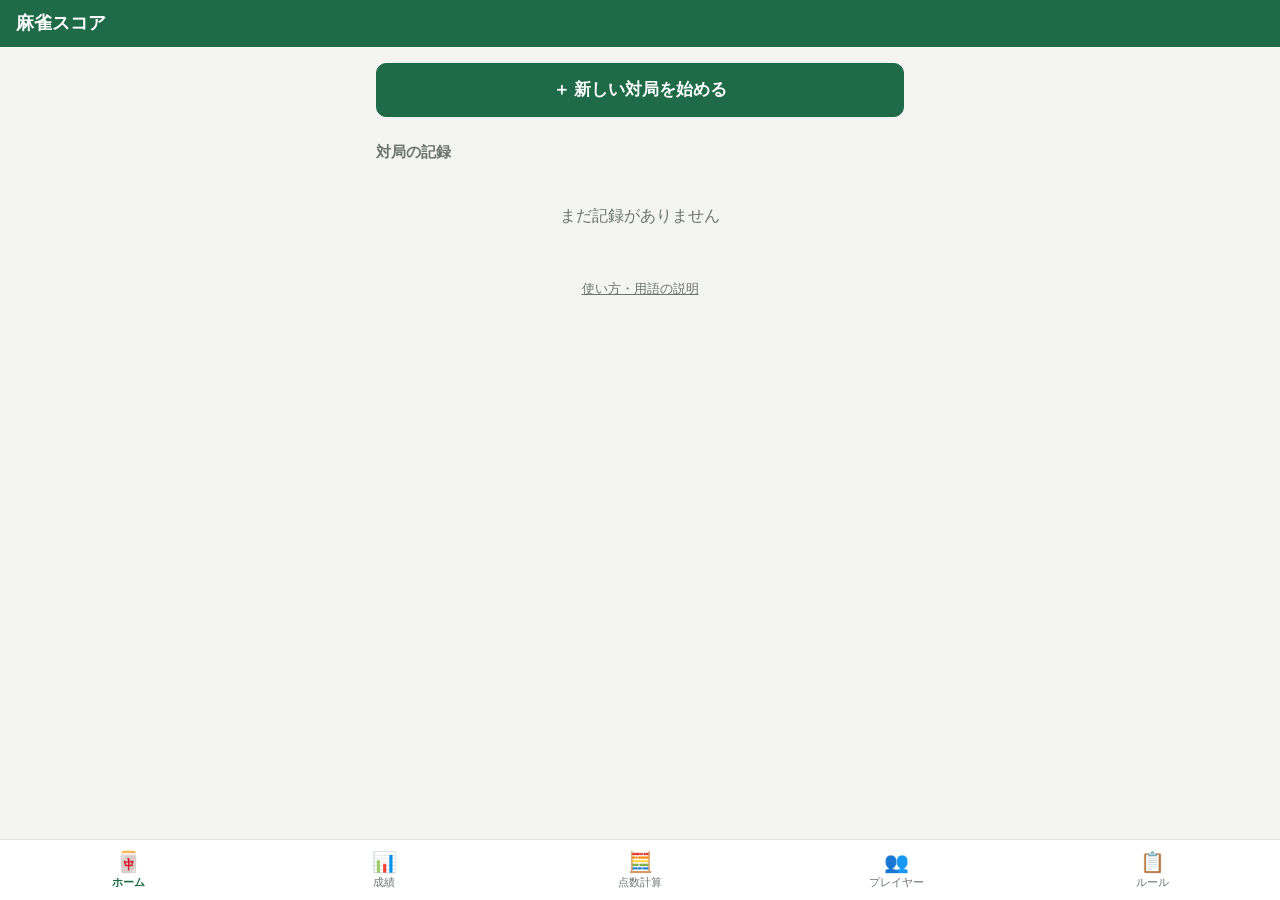
<file: index.html>
<!doctype html>
<html lang="ja">
<head>
  <meta charset="utf-8">
  <meta name="viewport" content="width=device-width, initial-scale=1, maximum-scale=1, user-scalable=no, viewport-fit=cover">
  <meta name="theme-color" content="#1f6b47">
  <meta name="description" content="麻雀の半荘の点数を記録して、収支と成績を自動で計算するアプリ">
  <meta name="apple-mobile-web-app-capable" content="yes">
  <meta name="apple-mobile-web-app-status-bar-style" content="default">
  <meta name="apple-mobile-web-app-title" content="麻雀スコア">
  <title>麻雀スコア</title>
  <link rel="manifest" href="manifest.webmanifest">
  <link rel="icon" href="icons/app-192.png" type="image/png">
  <link rel="apple-touch-icon" href="icons/apple-touch-icon.png">
  <link rel="stylesheet" href="style.css?v=107">
</head>
<body>
  <div id="app"></div>
  <script src="qrcode.js?v=107"></script>
  <script src="calc.js?v=107"></script>
  <script src="app.js?v=107"></script>
  <script>
    // 公開先（https）でだけ、オフラインでも開けるようにする（開発中のMacとiPhoneアプリ版では使わない）
    if ('serviceWorker' in navigator && location.protocol === 'https:' && !window.ReactNativeWebView) {
      navigator.serviceWorker.register('sw.js');
    }
  </script>
</body>
</html>
</file>
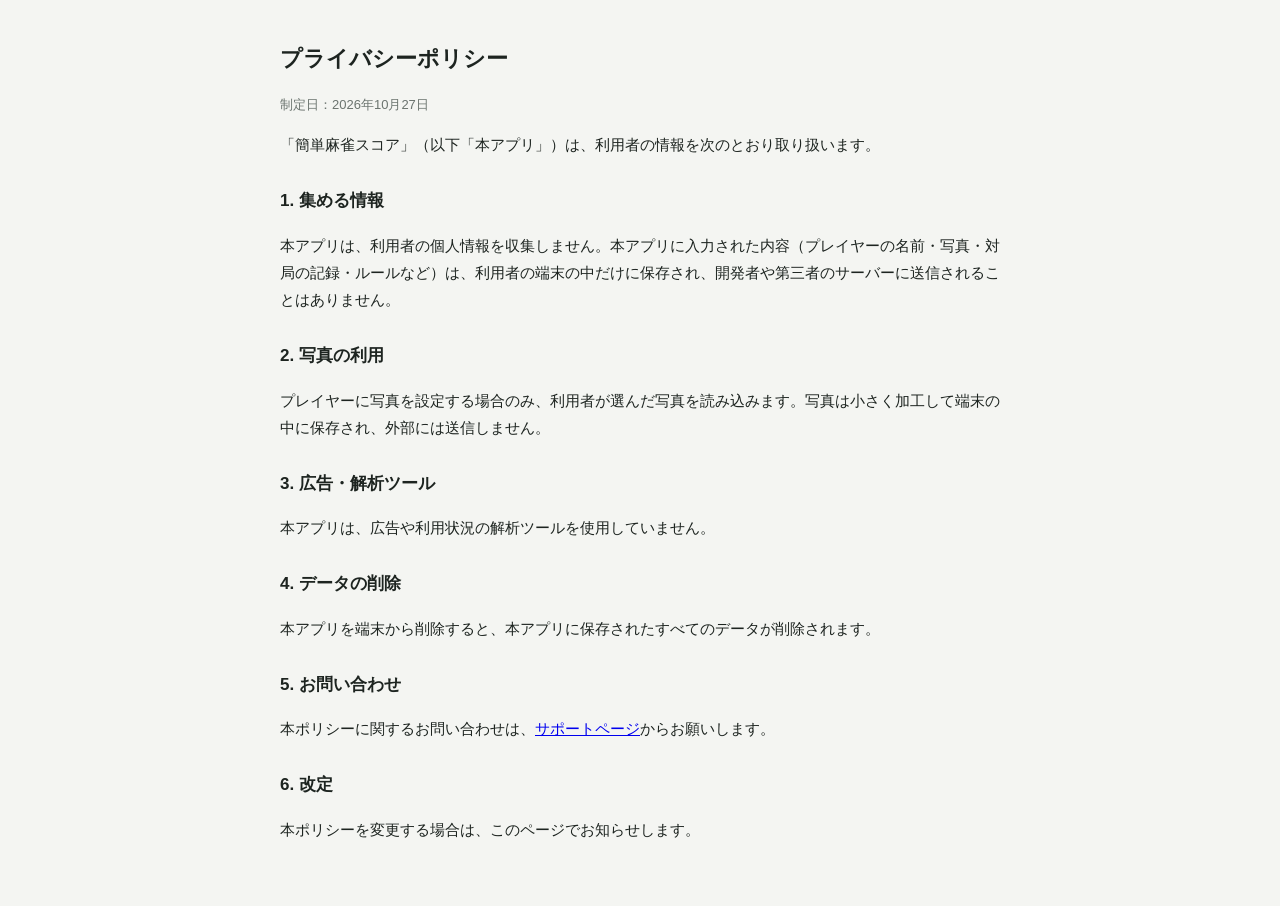
<file: privacy.html>
<!doctype html>
<html lang="ja">
<head>
<meta charset="utf-8">
<meta name="viewport" content="width=device-width, initial-scale=1">
<title>プライバシーポリシー｜簡単麻雀スコア</title>
<style>
  body { margin: 0; background: #f4f5f2; color: #1d2420; font-family: -apple-system, "Hiragino Sans", sans-serif; line-height: 1.8; }
  main { max-width: 720px; margin: 0 auto; padding: 24px 16px 48px; }
  h1 { font-size: 22px; } h2 { font-size: 17px; margin-top: 28px; }
  p, li { font-size: 15px; }
  .date { color: #6b746f; font-size: 13px; }
</style>
</head>
<body>
<main>
  <h1>プライバシーポリシー</h1>
  <p class="date">制定日：2026年10月27日</p>
  <p>「簡単麻雀スコア」（以下「本アプリ」）は、利用者の情報を次のとおり取り扱います。</p>

  <h2>1. 集める情報</h2>
  <p>本アプリは、利用者の個人情報を収集しません。本アプリに入力された内容（プレイヤーの名前・写真・対局の記録・ルールなど）は、利用者の端末の中だけに保存され、開発者や第三者のサーバーに送信されることはありません。</p>

  <h2>2. 写真の利用</h2>
  <p>プレイヤーに写真を設定する場合のみ、利用者が選んだ写真を読み込みます。写真は小さく加工して端末の中に保存され、外部には送信しません。</p>

  <h2>3. 広告・解析ツール</h2>
  <p>本アプリは、広告や利用状況の解析ツールを使用していません。</p>

  <h2>4. データの削除</h2>
  <p>本アプリを端末から削除すると、本アプリに保存されたすべてのデータが削除されます。</p>

  <h2>5. お問い合わせ</h2>
  <p>本ポリシーに関するお問い合わせは、<a href="support.html">サポートページ</a>からお願いします。</p>

  <h2>6. 改定</h2>
  <p>本ポリシーを変更する場合は、このページでお知らせします。</p>
</main>
</body>
</html>
</file>
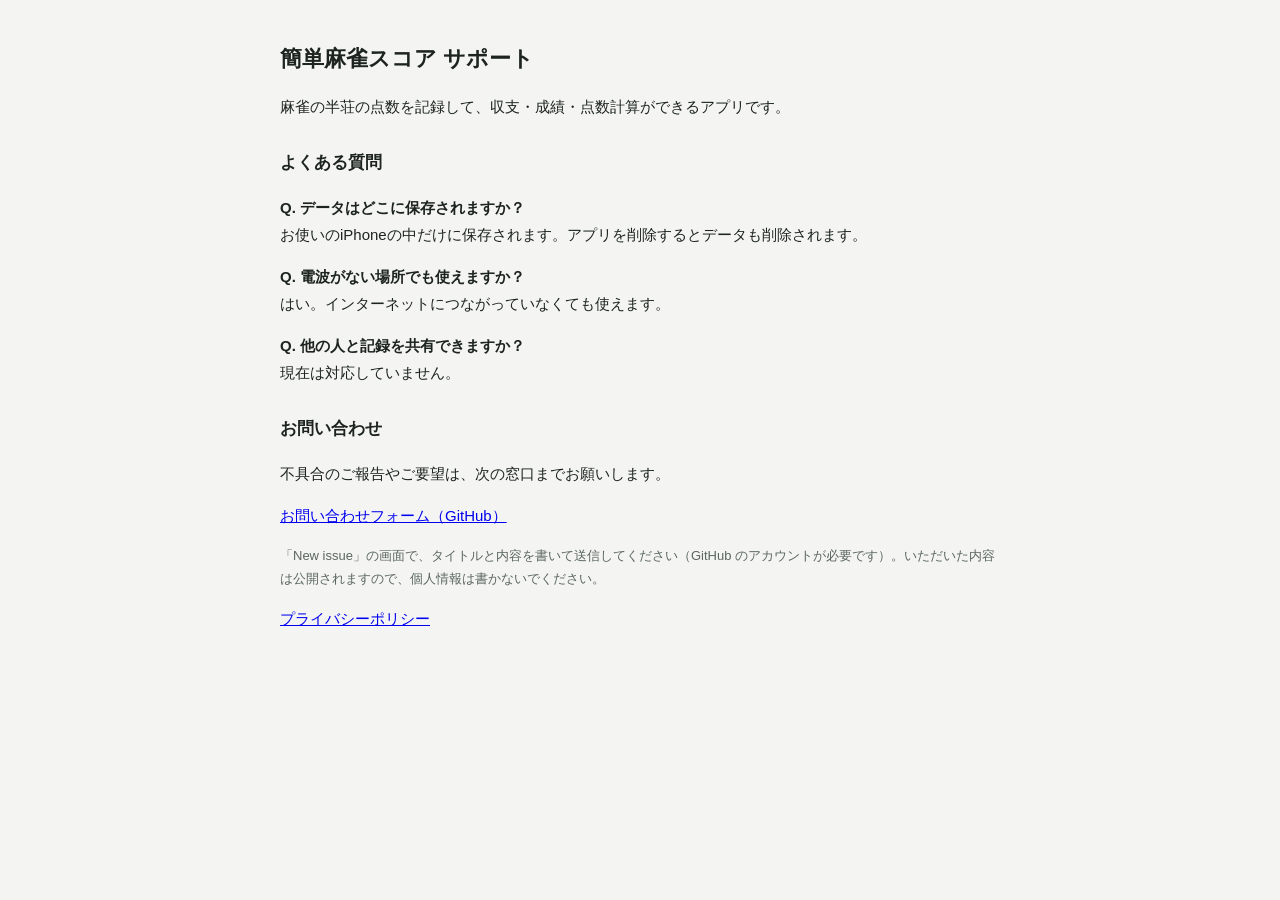
<file: support.html>
<!doctype html>
<html lang="ja">
<head>
<meta charset="utf-8">
<meta name="viewport" content="width=device-width, initial-scale=1">
<title>サポート｜簡単麻雀スコア</title>
<style>
  body { margin: 0; background: #f4f5f2; color: #1d2420; font-family: -apple-system, "Hiragino Sans", sans-serif; line-height: 1.8; }
  main { max-width: 720px; margin: 0 auto; padding: 24px 16px 48px; }
  h1 { font-size: 22px; } h2 { font-size: 17px; margin-top: 28px; }
  p, li { font-size: 15px; }
  .note { font-size: 13px; color: #5b6660; }
</style>
</head>
<body>
<main>
  <h1>簡単麻雀スコア サポート</h1>
  <p>麻雀の半荘の点数を記録して、収支・成績・点数計算ができるアプリです。</p>

  <h2>よくある質問</h2>
  <p><b>Q. データはどこに保存されますか？</b><br>お使いのiPhoneの中だけに保存されます。アプリを削除するとデータも削除されます。</p>
  <p><b>Q. 電波がない場所でも使えますか？</b><br>はい。インターネットにつながっていなくても使えます。</p>
  <p><b>Q. 他の人と記録を共有できますか？</b><br>現在は対応していません。</p>

  <h2>お問い合わせ</h2>
  <p>不具合のご報告やご要望は、次の窓口までお願いします。</p>
  <p><a href="https://github.com/fuhi0521-bot/mahjong-score/issues/new">お問い合わせフォーム（GitHub）</a></p>
  <p class="note">「New issue」の画面で、タイトルと内容を書いて送信してください（GitHub のアカウントが必要です）。いただいた内容は公開されますので、個人情報は書かないでください。</p>

  <p><a href="privacy.html">プライバシーポリシー</a></p>
</main>
</body>
</html>
</file>
<file: style.css>
:root {
  --bg: #f4f5f2;
  --card: #ffffff;
  --text: #1d2420;
  --muted: #6b746f;
  --line: #e1e4df;
  --accent: #1f6b47;
  --accent-soft: #e3f0e8;
  --plus: #1c6fd1;
  --minus: #d23b3b;
  --warn-bg: #fff4e0;
  --warn: #9a5b00;
}
@media (prefers-color-scheme: dark) {
  :root {
    --bg: #121614;
    --card: #1c211e;
    --text: #e8ece9;
    --muted: #9aa49e;
    --line: #2d3430;
    --accent: #3fa874;
    --accent-soft: #1f3529;
    --plus: #6aa8f0;
    --minus: #f07272;
    --warn-bg: #3a2c12;
    --warn: #f0c070;
  }
}

* { box-sizing: border-box; }
html { -webkit-text-size-adjust: 100%; }
body {
  margin: 0;
  background: var(--bg);
  color: var(--text);
  font-family: -apple-system, BlinkMacSystemFont, "Hiragino Sans", "Noto Sans JP", sans-serif;
  font-size: 16px;
  line-height: 1.5;
}
a { color: inherit; text-decoration: none; }
button, input, select { font: inherit; color: inherit; }

.top {
  position: sticky; top: 0; z-index: 10;
  display: flex; align-items: center; gap: 8px;
  padding: calc(10px + env(safe-area-inset-top)) 16px 10px;
  background: var(--accent); color: #fff;
}
.top h1 { margin: 0; font-size: 18px; flex: 1; }
.top .back { font-size: 15px; padding: 4px 8px 4px 0; }

main {
  max-width: 560px; margin: 0 auto;
  padding: 16px 16px calc(90px + env(safe-area-inset-bottom));
}
h2 { font-size: 15px; color: var(--muted); margin: 24px 0 8px; font-weight: 600; }

.card {
  background: var(--card); border: 1px solid var(--line); border-radius: 12px;
  padding: 14px; margin-bottom: 12px;
}

.btn {
  display: inline-flex; align-items: center; justify-content: center;
  min-height: 44px; padding: 0 16px; border-radius: 10px;
  border: 1px solid var(--line); background: var(--card); cursor: pointer;
}
.btn.primary { background: var(--accent); border-color: var(--accent); color: #fff; font-weight: 600; }
.btn.danger { color: var(--minus); }
.btn.big { width: 100%; min-height: 54px; font-size: 17px; }
.btn.small { min-height: 34px; padding: 0 10px; font-size: 14px; }
.btn:disabled { opacity: .45; cursor: default; }
.btn-row { display: flex; gap: 8px; margin-top: 12px; }
.btn-row .btn { flex: 1; }

.list { list-style: none; margin: 0; padding: 0; }
.list li { background: var(--card); border: 1px solid var(--line); border-radius: 12px; margin-bottom: 8px; }
.list li > a, .list li > .item { display: block; padding: 12px 14px; }
.row-main { display: flex; align-items: center; gap: 8px; }
.date { font-weight: 600; }
.sub { color: var(--muted); font-size: 14px; }
.badge {
  font-size: 12px; padding: 1px 8px; border-radius: 99px;
  background: var(--accent-soft); color: var(--accent); font-weight: 600;
}
.empty { color: var(--muted); text-align: center; padding: 24px 0; }

.nav {
  position: fixed; left: 0; right: 0; bottom: 0; z-index: 10;
  display: flex; background: var(--card); border-top: 1px solid var(--line);
  padding-bottom: env(safe-area-inset-bottom);
}
.nav a { flex: 1; text-align: center; padding: 10px 0; font-size: 13px; color: var(--muted); }
.nav a.on { color: var(--accent); font-weight: 700; }
.nav .ico { display: block; font-size: 20px; line-height: 1.2; }

.seg { display: flex; border: 1px solid var(--line); border-radius: 10px; overflow: hidden; }
.seg button { flex: 1; min-height: 42px; border: 0; background: var(--card); cursor: pointer; }
.seg button.on { background: var(--accent); color: #fff; font-weight: 600; }


.field { display: flex; flex-direction: column; gap: 4px; margin-bottom: 12px; }
.field label, .label { font-size: 13px; color: var(--muted); }
.input {
  width: 100%; min-height: 44px; padding: 0 12px;
  border: 1px solid var(--line); border-radius: 10px; background: var(--card);
}
.inline { display: flex; gap: 8px; }
.inline .input { flex: 1; }


.notice { background: var(--warn-bg); color: var(--warn); border-radius: 10px; padding: 10px 12px; font-size: 14px; margin: 8px 0; }

/* 表 */
table { width: 100%; border-collapse: collapse; font-variant-numeric: tabular-nums; }
th, td { padding: 8px 6px; text-align: right; border-bottom: 1px solid var(--line); white-space: nowrap; }
th { font-size: 13px; color: var(--muted); font-weight: 600; }
th:first-child, td:first-child { text-align: left; }
tr.click { cursor: pointer; }
tr.total td { font-weight: 700; border-top: 2px solid var(--line); border-bottom: 0; }
.plus { color: var(--plus); }
.minus { color: var(--minus); }
.rank1 { font-weight: 700; }
.tobi { font-size: 11px; color: var(--minus); margin-left: 2px; }
.muted { color: var(--muted); font-size: 13px; }


.chip-ctl { display: flex; align-items: center; gap: 4px; justify-content: flex-end; }
.chip-ctl button { width: 32px; height: 32px; border-radius: 8px; border: 1px solid var(--line); background: var(--card); cursor: pointer; }
.chip-ctl span { min-width: 28px; text-align: center; }


/* ---------- アバター・名前 ---------- */
.avatar { border-radius: 50%; object-fit: cover; flex-shrink: 0; background: var(--accent-soft); display: inline-block; vertical-align: middle; }
.ellipsis { overflow: hidden; text-overflow: ellipsis; white-space: nowrap; min-width: 0; }
.faces { display: flex; flex-wrap: wrap; gap: 4px 10px; margin-top: 6px; }
.face { display: inline-flex; align-items: center; gap: 4px; max-width: 45%; font-size: 14px; }
.profile { display: flex; justify-content: center; margin: 8px 0 16px; }
.counter { font-size: 12px; color: var(--muted); text-align: right; }
.counter.over { color: var(--minus); font-weight: 700; }

/* メンバー選択 */
.chips { display: flex; flex-wrap: wrap; gap: 8px; }
.chip {
  display: inline-flex; align-items: center; gap: 6px; max-width: 100%;
  min-height: 40px; padding: 0 12px 0 6px; border-radius: 99px; cursor: pointer;
  border: 1px solid var(--line); background: var(--card);
}
.chip.on { background: var(--accent); border-color: var(--accent); color: #fff; }
.chip .no { font-size: 12px; font-weight: 700; background: #fff; color: var(--accent); border-radius: 6px; padding: 0 5px; }

/* 1人ずつの行 */
.person-row { display: flex; align-items: center; gap: 10px; padding: 8px 0; min-width: 0; }
.list .person-row { padding: 10px 14px; }
.card .person-row + .person-row { border-top: 1px solid var(--line); }
.person-row .nm { flex: 1; min-width: 0; }
.person-row .rk { width: 28px; flex-shrink: 0; font-weight: 700; color: var(--muted); text-align: center; }
.total-col { text-align: right; flex-shrink: 0; }
.big-pt { font-weight: 700; font-size: 18px; font-variant-numeric: tabular-nums; }
.cell-sub { font-size: 12px; color: var(--muted); line-height: 1.35; }

.chip-ctl { display: flex; align-items: center; gap: 4px; flex-shrink: 0; }
.chip-ctl button { width: 36px; height: 36px; border-radius: 8px; border: 1px solid var(--line); background: var(--card); cursor: pointer; font-size: 18px; }
.chip-ctl span { min-width: 32px; text-align: center; font-variant-numeric: tabular-nums; }

/* 点数表（名前が長くても列幅は均等） */
.score-table { table-layout: fixed; }
.score-table th, .score-table td { padding: 8px 2px; text-align: center; white-space: normal; vertical-align: top; }
.score-table .num { width: 26px; color: var(--muted); }
.score-table td { font-weight: 600; }
.th-name {
  margin-top: 2px; font-size: 12px; line-height: 1.3; color: var(--text);
  display: -webkit-box; -webkit-line-clamp: 2; -webkit-box-orient: vertical; overflow: hidden; word-break: break-all;
}
.rule-mini b { margin-left: 4px; }

/* 点数入力 */
.seat-row { display: grid; grid-template-columns: 34px 1fr; gap: 6px 8px; align-items: center; padding: 10px 0; border-bottom: 1px solid var(--line); }
.seat-row:last-child { border-bottom: 0; }
.seat-name {
  width: 30px; height: 30px; border-radius: 8px; display: grid; place-items: center; grid-row: span 2;
  background: var(--accent-soft); color: var(--accent); font-weight: 700; align-self: start;
}
.seat-who { display: flex; align-items: center; gap: 8px; min-width: 0; }
.seat-who select { flex: 1; min-width: 0; }
.score-box { display: flex; align-items: center; gap: 6px; }
.sign {
  width: 44px; height: 44px; flex-shrink: 0; border-radius: 10px; border: 1px solid var(--line);
  background: var(--card); font-size: 20px; cursor: pointer;
}
.sign.neg { background: var(--minus); color: #fff; border-color: var(--minus); }
.score-box .input { text-align: right; font-size: 20px; font-variant-numeric: tabular-nums; min-width: 0; }
.score-box .suffix { font-size: 20px; color: var(--muted); }
.auto { font-size: 13px; color: var(--accent); grid-column: 2; }
.auto:empty { display: none; }

/* 選択肢ボタン */
.opts { display: grid; grid-template-columns: repeat(auto-fill, minmax(140px, 1fr)); gap: 8px; }
.opt {
  min-height: 44px; padding: 6px 10px; border-radius: 10px; cursor: pointer; text-align: center;
  border: 1px solid var(--line); background: var(--card); line-height: 1.3; min-width: 0;
}
.opt small { display: block; font-size: 11px; color: var(--muted); margin-top: 2px; }
.opt.on { background: var(--accent); border-color: var(--accent); color: #fff; font-weight: 600; }
.opt.on small { color: rgba(255,255,255,.85); }
.hint { font-size: 13px; color: var(--muted); margin: 6px 0 0; }

/* ルールカード */
.rule-list { display: flex; flex-direction: column; gap: 8px; }
.rule-card {
  text-align: left; padding: 12px 14px; border-radius: 12px; cursor: pointer;
  border: 2px solid var(--line); background: var(--card);
}
.rule-card.on { border-color: var(--accent); background: var(--accent-soft); }
.rule-name { font-weight: 700; display: flex; align-items: center; gap: 6px; flex-wrap: wrap; }
.rule-desc { font-size: 13px; margin-top: 4px; }
.rule-sum { font-size: 12px; color: var(--muted); margin-top: 4px; }

/* アイコン選択 */
.icon-grid { display: grid; grid-template-columns: repeat(4, minmax(0, 1fr)); gap: 8px; margin-bottom: 20px; }
.icon-btn { width: 100%; min-width: 0; height: auto; min-height: 0; aspect-ratio: 1; padding: 3px; border-radius: 50%; border: 3px solid transparent; background: none; cursor: pointer; }
.icon-btn img { width: 100%; height: auto; aspect-ratio: 1; display: block; }
.icon-btn.on { border-color: var(--accent); }
.list a.person-row { display: flex; }
.sticky-bottom { position: sticky; bottom: calc(12px + env(safe-area-inset-bottom)); margin-top: 20px; box-shadow: 0 4px 16px rgba(0,0,0,.18); }
.btn.primary:disabled { background: #8fb5a2; border-color: #8fb5a2; opacity: 1; }
.rule-now { margin: 10px 0 8px; background: var(--accent-soft); border-color: transparent; }
.detail { margin-top: 12px; display: flex; flex-direction: column; gap: 6px; }
.detail .label { margin-top: 8px; }
.check { display: flex; align-items: center; gap: 10px; font-weight: 600; cursor: pointer; }
.check input { width: 22px; height: 22px; accent-color: var(--accent); }

/* 成績 */
.period { grid-template-columns: repeat(3, 1fr); }
.tiles { display: grid; grid-template-columns: 1fr 1fr; gap: 8px; margin-top: 8px; }
.tile { background: var(--card); border: 1px solid var(--line); border-radius: 12px; padding: 10px 12px; min-width: 0; }
.tile-label { font-size: 12px; color: var(--muted); }
.tile-value { font-size: 20px; font-weight: 700; font-variant-numeric: tabular-nums; overflow: hidden; text-overflow: ellipsis; white-space: nowrap; }
.tile-value small, .rate-val small { font-size: 12px; color: var(--muted); font-weight: 400; margin-left: 4px; }
.rate-row { display: flex; align-items: center; gap: 10px; padding: 5px 0; }
.rate-label { width: 30px; font-weight: 700; color: var(--muted); }
.rate-bar { flex: 1; height: 12px; background: var(--line); border-radius: 6px; overflow: hidden; }
.rate-bar span { display: block; height: 100%; background: var(--accent); border-radius: 0 4px 4px 0; }
.rate-val { width: 92px; text-align: right; font-variant-numeric: tabular-nums; font-weight: 600; }
.rate-foot { border-top: 1px solid var(--line); margin-top: 6px; padding-top: 8px; display: flex; justify-content: space-between; }
.chart-read { font-size: 13px; color: var(--muted); min-height: 20px; }
.chart-read b { color: var(--text); }
.chart svg { width: 100%; height: auto; display: block; touch-action: pan-y; }
.chart .grid { stroke: var(--line); stroke-width: 1; }
.chart .zero { stroke: var(--muted); stroke-width: 1; stroke-dasharray: 4 3; }
.chart .tick { font-size: 10px; fill: var(--muted); }
.chart .line { fill: none; stroke: var(--accent); stroke-width: 2; stroke-linejoin: round; stroke-linecap: round; }
.chart .dot { fill: var(--accent); stroke: var(--card); stroke-width: 2; }
.chart .cursor { stroke: var(--muted); stroke-width: 1; }
.nowrap-parts span { white-space: nowrap; display: inline-block; }
.opts.flow { display: flex; flex-wrap: wrap; }
.opts.flow .opt { flex: 1 1 auto; white-space: nowrap; }
.settle { font-size: 12px; color: var(--muted); white-space: nowrap; }
.settle b { font-size: 13px; font-variant-numeric: tabular-nums; }
.custom-in { display: flex; align-items: center; gap: 8px; margin-top: 8px; font-weight: 600; }
.custom-in .input { width: 110px; text-align: right; font-size: 18px; }
.custom-msg { font-size: 12px; margin-top: 2px; }
.custom-msg.error { color: var(--minus); font-weight: 600; }
.score-table td.absent { color: var(--line); font-weight: 400; }
.score-table.many td { font-size: 12px; }
.score-table.many .cell-sub { font-size: 10px; }
.score-table.many .th-name { font-size: 10px; }
.score-table.many .num { width: 20px; }

/* 用語の説明（？） */
.help { margin-top: 8px; }
.help summary { list-style: none; display: flex; align-items: center; gap: 6px; cursor: pointer; margin-bottom: 6px; }
.help summary::-webkit-details-marker { display: none; }
.help .help-title { margin: 0; font-size: 13px; color: var(--muted); font-weight: 600; }
.help h2.help-title { font-size: 15px; }
.help .q {
  width: 20px; height: 20px; border-radius: 50%; display: inline-grid; place-items: center;
  background: var(--accent-soft); color: var(--accent); font-size: 12px; font-weight: 700;
}
.help[open] .q { background: var(--accent); color: #fff; }
.help p { margin: 0 0 8px; font-size: 13px; background: var(--accent-soft); border-radius: 10px; padding: 10px 12px; line-height: 1.6; }
.detail .help:first-child { margin-top: 0; }
.steps { padding-left: 20px; margin: 0; }
.steps li { margin-bottom: 12px; }
.steps p { margin: 2px 0 0; font-size: 14px; }
.term { margin: 0 0 12px; font-size: 14px; line-height: 1.6; }
.term:last-child { margin-bottom: 0; }
.score-table.many tr.total td { font-size: 12px; }
/* 7人以上は列幅を確保して横スクロール（# の列は固定） */
.table-scroll { overflow-x: auto; margin: 0 -14px; padding: 0 14px; -webkit-overflow-scrolling: touch; }
.score-table.very-many .num { position: sticky; left: -14px; background: var(--card); z-index: 1; }
.auto-btn {
  min-height: 36px; padding: 0 12px; border-radius: 99px; cursor: pointer; font-weight: 600;
  border: 1px dashed var(--accent); background: var(--accent-soft); color: var(--accent);
}
.sum-check { margin: 10px 0 4px; padding: 10px 12px; border-radius: 10px; background: var(--card); border: 1px solid var(--line); font-size: 14px; line-height: 1.6; }
.sum-check.ok { border-color: var(--accent); background: var(--accent-soft); color: var(--accent); }
.sum-check.ng { border-color: var(--minus); background: var(--warn-bg); color: var(--minus); }
.table-outer { position: relative; }
.table-outer::after {
  content: ''; position: absolute; top: 0; bottom: 0; right: -14px; width: 36px; pointer-events: none;
  background: linear-gradient(to right, transparent, var(--card)); opacity: 0; transition: opacity .2s;
}
.table-outer.more::after { opacity: 1; }
/* 5人以上は名前を3行まで出して、10文字すべて見えるようにする */
.score-table.many .th-name { -webkit-line-clamp: 3; line-height: 1.2; letter-spacing: -0.2px; }
/* 名前は省略せず見せる：表の見出しは3行まで、一覧は2行まで折り返す */
.th-name { -webkit-line-clamp: 3; line-height: 1.2; }
.score-table th { font-size: 11px; }
.person-row .nm .ellipsis, .person-row .nm.ellipsis {
  white-space: normal; display: -webkit-box; -webkit-line-clamp: 2; -webkit-box-orient: vertical; word-break: break-all; line-height: 1.3;
}
.score-table .num { position: sticky; left: -14px; background: var(--card); z-index: 1; }
.face { max-width: 100%; word-break: break-all; }
.person-row .nm .ellipsis, .person-row .nm.ellipsis { -webkit-line-clamp: 3; }
.seat-who select { font-size: 15px; padding: 0 8px; }
/* 席の行：左に「東」とアイコン、右に名前と点数（名前の欄を広く取る） */
.seat-row { grid-template-columns: 40px 1fr; }
.seat-col { grid-row: span 3; align-self: start; display: flex; flex-direction: column; align-items: center; gap: 6px; }
.seat-col .seat-name { grid-row: auto; }
.seat-who select { font-size: 16px; }

/* 順位バッジ */
:root { --gold: #f5c542; --gold-ink: #6b4e00; --silver: #cfd6dc; --silver-ink: #3e4a54; --bronze: #e3a777; --bronze-ink: #5c3110; --last: #e4e6e3; --last-ink: #6b746f; }
@media (prefers-color-scheme: dark) {
  :root { --gold: #8a6d12; --gold-ink: #ffe7a3; --silver: #4a545c; --silver-ink: #e3e9ee; --bronze: #7a4a26; --bronze-ink: #ffd9bd; --last: #2d3430; --last-ink: #b5bdb8; }
}
.rank-badge { flex-shrink: 0; min-width: 38px; text-align: center; font-size: 12px; font-weight: 700; border-radius: 99px; padding: 3px 0; }
.rank-badge.r1 { background: var(--gold); color: var(--gold-ink); }
.rank-badge.r2 { background: var(--silver); color: var(--silver-ink); }
.rank-badge.r3 { background: var(--bronze); color: var(--bronze-ink); }
.rank-badge.last { background: var(--last); color: var(--last-ink); }

/* 半荘カード */
.game-card { display: block; background: var(--card); border: 1px solid var(--line); border-radius: 12px; padding: 10px 14px; margin-bottom: 10px; }
.game-head { display: flex; justify-content: space-between; align-items: center; margin-bottom: 4px; }
.game-row { display: flex; align-items: center; gap: 8px; padding: 6px 0; border-top: 1px solid var(--line); }
.game-row .nm { flex: 1; min-width: 0; }
.game-row .pt { font-weight: 700; font-variant-numeric: tabular-nums; flex-shrink: 0; }
.pname { word-break: break-all; line-height: 1.3; }
.result-line .cell-sub { word-break: keep-all; overflow-wrap: anywhere; }
.chip-link { margin-top: 12px; width: 100%; }
.small { font-size: 11px; }
.breakdown span { display: block; }
.breakdown span { white-space: nowrap; }

/* 半荘の表（順位の色分け） */
:root { --t1: #fff0bf; --t2: #eceff2; --t3: #f9dfcb; --t4: #f4f4f2; }
@media (prefers-color-scheme: dark) { :root { --t1: #4a3d12; --t2: #343b41; --t3: #4a3020; --t4: #262b28; } }
.score-table { table-layout: fixed; border-collapse: separate; border-spacing: 2px; }
.score-table th, .score-table td { border-bottom: 0; padding: 6px 2px; }
.score-table td.cell { border-radius: 6px; font-size: 14px; font-weight: 700; vertical-align: middle; }
.score-table td.absent { color: var(--line); }
.score-table .tobi { display: block; font-size: 10px; margin: 0; }
.cell.r1 { background: var(--t1); }
.cell.r2 { background: var(--t2); }
.cell.r3 { background: var(--t3); }
.cell.last { background: var(--t4); }
.score-table tr.total td { border-top: 2px solid var(--line); padding-top: 8px; font-size: 13px; }
.score-table.many td, .score-table.many tr.total td { font-size: 12px; }
.legend { display: flex; flex-wrap: wrap; align-items: center; gap: 6px; margin-top: 8px; font-size: 11px; color: var(--muted); }
.legend .cell { padding: 2px 8px; border-radius: 6px; color: var(--text); font-weight: 600; }
.legend .tobi { margin-left: 6px; }
.score-table.many td.cell { font-size: 12px; letter-spacing: -0.3px; }
.score-table.many .th-name { font-size: 10px; -webkit-line-clamp: 3; }

/* ===== 半荘の表（行の高さを固定） ===== */
.score-table { table-layout: fixed; border-collapse: separate; border-spacing: 2px; }
.score-table th, .score-table td { padding: 0 2px; text-align: center; vertical-align: middle; white-space: nowrap; border: 0; }
.score-table .num { width: 40px; font-size: 11px; color: var(--muted); font-weight: 600; }
/* 見出し：アイコン＋名前3行ぶんの高さで固定 */
.score-table thead th { height: 74px; vertical-align: top; padding-top: 4px; }
.score-table .th-name { height: 3.6em; line-height: 1.2; white-space: normal; }
/* 半荘の行：すべて同じ高さ */
.score-table tbody td { height: 44px; }
.score-table td.cell { position: relative; border-radius: 6px; }
.c-pt { font-size: 14px; font-weight: 700; line-height: 1.2; font-variant-numeric: tabular-nums; }
.c-sc { font-size: 10px; color: var(--muted); line-height: 1.2; font-variant-numeric: tabular-nums; }
.score-table.many .c-pt { font-size: 12px; letter-spacing: -0.3px; }
.score-table.many .c-sc { font-size: 9.5px; letter-spacing: -0.3px; }
.tobi-mark {
  position: absolute; top: 1px; right: 1px; font-size: 9px; line-height: 1; padding: 2px 3px; border-radius: 4px;
  background: var(--minus); color: #fff; font-weight: 700;
}
.tobi-mark.static { position: static; display: inline-block; margin-left: 6px; }
/* 集計の行：すべて同じ高さ */
.score-table tfoot td { height: 28px; font-size: 13px; font-weight: 700; font-variant-numeric: tabular-nums; }
.score-table tfoot tr.first td { border-top: 2px solid var(--line); }
.score-table tfoot tr.strong td:not(.num) { background: var(--bg); border-radius: 6px; }
.score-table tfoot td.ranks { font-size: 11px; font-weight: 600; color: var(--muted); letter-spacing: -0.3px; }
.score-table.many tfoot td { font-size: 11.5px; letter-spacing: -0.3px; }
.score-table tfoot .num { font-size: 10px; }
.score-table.many .num { width: 40px; }
/* 列幅は中身に合わせる（最低幅あり）。収まらないときだけ横スクロール */
.score-table { table-layout: auto; width: 100%; }
.score-table thead th:not(.num) { width: 46px; min-width: 46px; }
.score-table .num, .score-table.many .num { width: 34px; min-width: 34px; }
.score-table tfoot .num { font-size: 9.5px; letter-spacing: -0.5px; }
.score-table .th-name { word-break: break-all; }
.score-table tfoot td.ranks { font-size: 10px; }
.score-table thead th:not(.num) { width: 44px; min-width: 44px; }
.score-table .num, .score-table.many .num { width: 30px; min-width: 30px; }
.score-table .num, .score-table.many .num { width: 34px; min-width: 34px; }
.score-table thead th:not(.num) { width: 43px; min-width: 43px; }
.score-table tfoot td.num, .score-table.many tfoot td.num { font-size: 9.5px; letter-spacing: -0.5px; font-weight: 600; }
.score-table { border-spacing: 1px 2px; }
/* 飛び：マスの右上の赤い三角（数字に重ならない） */
.score-table .tobi-mark {
  position: absolute; top: 0; right: 0; width: 0; height: 0; padding: 0; background: none; border-radius: 0 6px 0 0;
  border-style: solid; border-width: 0 12px 12px 0; border-color: transparent var(--minus) transparent transparent;
}
.tobi-sample {
  display: inline-block; width: 18px; height: 14px; border-radius: 4px; margin-left: 6px; vertical-align: middle;
  background: linear-gradient(225deg, var(--minus) 0 7px, var(--t4) 7px);
}
/* 見出しは1行だけなので、その表で一番長い名前に合わせた高さになる（3行まで） */
.score-table thead th { height: auto; padding-bottom: 4px; }
.score-table .th-name { height: auto; max-height: 3.6em; }
.score-table .tobi-mark { border-width: 0 9px 9px 0; }
.score-table tbody td.cell { padding-top: 6px; }
.score-table tfoot td { font-size: 12px; }
.score-table.many tfoot td { font-size: 11px; }
.score-table tfoot td.ranks, .score-table.many tfoot td.ranks { font-size: 10px; letter-spacing: -0.3px; }
/* 順位の色：2位と最下位が見分けにくかったので色味をはっきり分ける */
:root { --t1: #ffe7a0; --t2: #dbe8f7; --t3: #fad8c0; --t4: #efefec; }
@media (prefers-color-scheme: dark) { :root { --t1: #5a4710; --t2: #233a52; --t3: #57331f; --t4: #2a2f2c; } }
/* 表は画面幅いっぱい・列は均等（最小幅はJSで min-width として指定） */
.score-table { table-layout: fixed; width: 100%; }
.score-table thead th:not(.num) { width: auto; min-width: 0; }
.score-table .num, .score-table.many .num { width: 34px; min-width: 34px; }
/* 順位の色分けはやめる（pt の青＝プラス・赤＝マイナスだけ）。行の区切りは細い線 */
.score-table td.cell { background: none; border-radius: 0; }
.score-table tbody td { border-bottom: 1px solid var(--line); }
.score-table { border-spacing: 0; }
.tobi-sample { background: linear-gradient(225deg, var(--minus) 0 7px, var(--bg) 7px); border: 1px solid var(--line); margin-left: 0; }
/* 人数に関係なく同じ大きさで表示する */
.score-table th .avatar { width: 28px !important; height: 28px !important; }
.score-table .th-name { font-size: 11px; }
.score-table .c-pt { font-size: 14px; letter-spacing: 0; }
.score-table .c-sc { font-size: 10px; letter-spacing: 0; }
.score-table tfoot td { font-size: 12px; letter-spacing: 0; }
.score-table tfoot td.ranks { font-size: 10px; }
/* 横スクロール中も左端（#・計など）の列は見えたまま */
.score-table .num { position: sticky; left: -14px; z-index: 2; background: var(--card); }

/* ===== 一覧の行は高さをそろえる。長い文字は1行で「…」（iPhoneのメッセージ一覧などと同じ考え方） ===== */
.line1 { display: block; overflow: hidden; text-overflow: ellipsis; white-space: nowrap; min-width: 0; }
.session-item { display: block; }
.session-item .members { display: flex; align-items: center; gap: 8px; margin-top: 4px; min-width: 0; }
.session-item .members .line1 { flex: 1; font-size: 14px; }
.avatars { display: inline-flex; flex-shrink: 0; }
.avatars .avatar { border: 2px solid var(--card); margin-left: -8px; box-sizing: content-box; }
.avatars .avatar:first-child { margin-left: 0; }
.rule-foot { margin-top: 24px; font-size: 12px; line-height: 1.6; }
/* 名前は1行（以前の2〜3行の折り返しをやめる） */
.person-row .nm .ellipsis, .person-row .nm.ellipsis, .pname {
  display: block; -webkit-line-clamp: unset; white-space: nowrap; overflow: hidden; text-overflow: ellipsis; word-break: normal;
}
.breakdown span { overflow: hidden; text-overflow: ellipsis; }
.face { max-width: none; }
/* 成績ランキングの補足は常に2行（行の高さをそろえる） */
.list .nowrap-parts span { display: block; }
/* 一覧の補足行も1行に収める（折り返しで高さが変わらないように） */
.person-row .cell-sub:not(.breakdown):not(.nowrap-parts) { white-space: nowrap; overflow: hidden; text-overflow: ellipsis; }
/* 区切り線のぶんで高さがずれないよう、行の上下にそれぞれ線の分の場所を取る */
.card .person-row { border-top: 1px solid transparent; }
.card .person-row + .person-row { border-top-color: var(--line); }
/* 対局の記録の一覧 */
.top h1 { overflow: hidden; text-overflow: ellipsis; white-space: nowrap; min-width: 0; }
.s-title { font-size: 17px; font-weight: 700; flex: 1; }
.s-results { display: grid; gap: 2px; margin-top: 8px; height: 46px; align-items: center; }
.s-res { display: flex; flex-direction: column; align-items: center; gap: 2px; min-width: 0; }
.s-res span { font-size: 11px; font-weight: 700; font-variant-numeric: tabular-nums; letter-spacing: -0.3px; white-space: nowrap; }
.empty-results { display: flex; color: var(--muted); font-size: 13px; }
.name-suggest { display: flex; flex-wrap: wrap; gap: 6px; margin-top: 6px; }
.small-chip { min-height: 32px; font-size: 13px; padding: 0 12px; }
.link-btn { background: none; border: 0; padding: 0; color: var(--accent); font: inherit; font-size: 13px; cursor: pointer; text-decoration: underline; }
.s-results { gap: 0; }
.s-res span { font-size: 10.5px; letter-spacing: -0.4px; }
.s-res span { font-size: 10px; letter-spacing: -0.3px; }
.score-table thead th.num { font-size: 10px; vertical-align: bottom; padding-bottom: 6px; }
/* 対局の記録：結果（表と同じ幅、5人以上は横スクロール） */
.s-scroll { overflow-x: auto; margin-top: 8px; -webkit-overflow-scrolling: touch; position: relative; scrollbar-width: none; }
.s-scroll::-webkit-scrollbar { display: none; }
.s-scroll.more { -webkit-mask-image: linear-gradient(to right, #000 85%, transparent); mask-image: linear-gradient(to right, #000 85%, transparent); }
.s-results { display: grid; grid-auto-flow: column; grid-auto-columns: calc(100% / var(--per)); height: auto; margin-top: 0; gap: 0; }
.s-res { display: flex; flex-direction: column; align-items: center; gap: 2px; min-width: 0; padding: 0 2px; }
.s-name {
  font-size: 11px; line-height: 1.25; height: 2.5em; text-align: center; width: 100%;
  display: -webkit-box; -webkit-line-clamp: 2; -webkit-box-orient: vertical; overflow: hidden; word-break: break-all;
}
.s-val { font-size: 13px; font-weight: 700; font-variant-numeric: tabular-nums; white-space: nowrap; letter-spacing: 0; }
.empty-results { display: flex; align-items: center; height: 82px; margin-top: 8px; color: var(--muted); font-size: 13px; }
.s-res .s-name { font-size: 11px; font-weight: 400; letter-spacing: 0; white-space: normal; }
.s-res .s-val { font-size: 13px; font-weight: 700; letter-spacing: 0; }
.session-item .line1.sub { font-size: 13px; }
.h2-row { display: flex; align-items: center; justify-content: space-between; gap: 8px; margin: 24px 0 8px; }
.h2-row h2 { margin: 0; }
.chip.static { cursor: default; }
/* 押せない表示だけのメンバー（ボタンに見えないように） */
.chip.static { background: var(--bg); border-color: var(--line); color: var(--text); }

/* ===== 人を選ぶタイル（新しい対局・メンバー追加・打つ人で共通） ===== */
.tiles-grid { display: grid; grid-template-columns: repeat(4, minmax(0, 1fr)); gap: 6px; }
.ptile {
  position: relative; display: flex; flex-direction: column; align-items: center; justify-content: flex-start; gap: 4px;
  height: 84px; padding: 8px 2px 4px; border-radius: 12px; border: 2px solid var(--line); background: var(--card);
  cursor: pointer; min-width: 0; font: inherit; color: inherit;
}
.ptile.on { border-color: var(--accent); background: var(--accent-soft); }
.ptile.static { cursor: default; border-color: transparent; background: var(--bg); }
.ptile-name {
  font-size: 11px; line-height: 1.25; height: 2.5em; width: 100%; text-align: center;
  display: -webkit-box; -webkit-line-clamp: 2; -webkit-box-orient: vertical; overflow: hidden; word-break: break-all;
}
.ptile-badge {
  position: absolute; top: 3px; right: 3px; font-size: 10px; font-weight: 700; line-height: 1;
  padding: 3px 5px; border-radius: 6px; background: var(--accent); color: #fff;
}

/* 点数計算 */
.calc-result { position: sticky; top: calc(48px + env(safe-area-inset-top)); z-index: 5; text-align: center; box-shadow: 0 4px 12px rgba(0,0,0,.06); }
.calc-main { font-size: 28px; font-weight: 800; font-variant-numeric: tabular-nums; margin: 2px 0; }
.calc-sub { font-size: 13px; color: var(--muted); }
.calc-result .badge { margin-top: 6px; display: inline-block; }
.calc-row { display: grid; grid-template-columns: 1fr 1fr; gap: 8px; margin: 12px 0 4px; }
.calc-label { margin: 14px 0 6px; font-weight: 600; }
.calc-help { margin: 14px 0 6px; }
.opts.grid4 { grid-template-columns: repeat(4, minmax(0, 1fr)); gap: 6px; }
.opts.grid4 .opt { min-height: 48px; padding: 4px 2px; }
.opts.disabled .opt { opacity: .4; cursor: default; }
.honba-row { padding: 10px 14px; margin: 0; }
.nav a { font-size: 11px; }
.opts.grid4 .opt { display: flex; flex-direction: column; align-items: center; justify-content: center; }
.calc-who { font-size: 14px; font-weight: 700; color: var(--muted); margin-right: 4px; }
.calc-sub { word-break: keep-all; overflow-wrap: anywhere; }
.calc-main { font-size: 26px; }
.calc-split { display: grid; grid-template-columns: 1fr 1fr; gap: 8px; }
.calc-split > div { display: flex; flex-direction: column; align-items: center; white-space: nowrap; }
.calc-split .calc-who { font-size: 12px; margin: 0; }

/* ===== ② 選択肢ボタンは同じ高さ（並びの中で一番高いボタンに合わせ、最低52px） ===== */
.opts:not(.flow) { grid-auto-rows: minmax(52px, 1fr); }
.opts .opt { display: flex; flex-direction: column; align-items: center; justify-content: center; }

/* ===== ④ 一覧の右側の数字欄（ラベルと数字の位置をすべての行でそろえる） ===== */
.num-col { flex-shrink: 0; width: 112px; display: flex; flex-direction: column; gap: 2px; }
.kv { display: flex; align-items: baseline; justify-content: space-between; gap: 6px; font-variant-numeric: tabular-nums; }
.kv .k { font-size: 11px; color: var(--muted); flex-shrink: 0; }
.kv .v { font-size: 12px; color: var(--muted); white-space: nowrap; text-align: right; }
.kv.big .v { font-size: 18px; font-weight: 700; color: var(--text); }

/* ===== ④ 名前はどこでも「2行まで・全部表示」（高さは2行分で固定して行の高さをそろえる） ===== */
.person-row .nm .ellipsis, .person-row .nm.ellipsis, .pname {
  display: -webkit-box; -webkit-line-clamp: 2; -webkit-box-orient: vertical; white-space: normal;
  overflow: hidden; word-break: break-all; line-height: 1.3; height: 2.6em; text-overflow: clip;
}
.score-table .th-name { -webkit-line-clamp: 2; max-height: 2.5em; height: 2.5em; font-size: 10px; }
/* ===== ⑦ 対局画面のボタン：主な操作（緑）・その他（白）・削除（赤文字）の3種類 ===== */
.chip-link { width: 100%; margin-top: 12px; }
.info-card .info-row { display: grid; grid-template-columns: 52px 1fr; gap: 8px; padding: 6px 0; font-size: 14px; border-bottom: 1px solid var(--line); }
.info-card .info-row .k { color: var(--muted); font-size: 12px; padding-top: 2px; }
.info-card .btn-row { margin-top: 12px; }
.btn.danger { border-color: var(--line); background: var(--card); }
.add-player-btn { width: 100%; margin-top: 10px; }
/* タイル：アイコン（中40px）＋名前2行が必ず入る高さ。名前は縮ませない */
.ptile { height: 92px; }
.ptile-name, .s-name, .pname, .th-name { flex-shrink: 0; }
/* 一覧：名前の欄を広く取る（数字欄は96px、順位の数字は22px、名前は15px） */
.num-col { width: 96px; }
.person-row { gap: 8px; }
.person-row .rk { width: 22px; }
.list .person-row .nm .ellipsis, .list .person-row .nm.ellipsis, .card .person-row .pname, .card .person-row .nm .ellipsis { font-size: 15px; }
/* 点数入力の行：アイコン＋名前＋点数（席なし） */
.seat-row { grid-template-columns: 44px 1fr; }
.seat-who .pname { font-size: 15px; font-weight: 600; }
.tie-card { margin-top: 10px; border-color: var(--accent); }

/* ===== ① 選ぶボタンは用途で3種類（Apple・Googleのデザイン指針に合わせる） =====
   A. 切り替え（.seg）     … 2〜5個の短い選択肢：四麻/三麻、子/親、ロン/ツモ、成績の期間
   B. 四角いボタン（.opts）… 5個より多い・文字が長い選択肢：ルール、ウマ、翻・符、飛ばした人
   D. 候補（.name-suggest）… 前に使った名前などの「候補」 */
.seg { min-height: 44px; }
.seg button { min-height: 44px; }
.opts.cols2 { grid-template-columns: repeat(2, minmax(0, 1fr)); }
.opts.cols2 .opt { white-space: normal; }
.seat-row:last-child { border-bottom: 1px solid transparent; }
/* 点数計算の4列ボタン：一番小さいiPhoneでも「数え役満」「トリプル」が1行に入る文字の大きさ */
.opts.grid4 .opt { font-size: 14px; padding: 4px 1px; white-space: nowrap; }
/* マイルールの作成・編集：どのルールを編集しているかを上に固定して表示 */
.editing-card { position: sticky; top: calc(48px + env(safe-area-inset-top)); z-index: 5; background: var(--accent-soft); border-color: var(--accent); box-shadow: 0 4px 12px rgba(0,0,0,.06); }
.editing-card .rule-name { font-size: 17px; margin-top: 2px; }
.preset-loader { margin: 8px 0 4px; padding: 10px 12px; border: 1px dashed var(--line); border-radius: 12px; background: var(--card); }
.preset-loader summary { margin-bottom: 0; }
.preset-loader[open] summary { margin-bottom: 8px; }
.creating-note { font-size: 14px; border-color: var(--accent); }

/* 日付欄：iOS は type=date が独自の最小幅を持ち、画面からはみ出して横スクロールが出るため打ち消す */
input[type="date"].input { -webkit-appearance: none; appearance: none; display: block; min-width: 0; max-width: 100%; height: 44px; min-height: 44px; padding: 0 12px; text-align: left; }
input[type="date"].input::-webkit-date-and-time-value { text-align: left; margin: 0; line-height: 42px; }
input[type="date"].input::-webkit-datetime-edit { padding: 0; line-height: 42px; }
body { overflow-x: clip; }

/* ルール作成：名前 → 細かい設定 の順。間隔を十分にとる */
.save-rule { margin-top: 20px; }
.creating-title { font-weight: 700; font-size: 15px; margin-bottom: 10px; }
.creating-note .label { display: block; margin-bottom: 4px; }
.step-label { margin: 16px 0 0; font-size: 13px; }
.rule-name.unnamed { color: var(--muted); font-weight: 500; font-size: 15px; }
/* 細かい設定（テンリャンピン等の最後の行）と、その下のボタン・カードの間をあける */
.detail { margin-bottom: 20px; }

/* ズーム禁止：ダブルタップでの拡大を止め、入力欄を押したときの自動拡大（16px未満で起きる）も防ぐ */
html { touch-action: manipulation; }
input, select, textarea { font-size: 16px; }

/* 集計の行：「合計」「収支」は最初から表示（太さは以前と同じ 700、大きさは半荘の数字と同じ 14px）。
   内訳（半荘計・チップ・順位）はボタンで開き、太くしない */
.score-table tfoot td { height: 30px; font-size: 13px; font-weight: 400; }
.score-table tfoot tr.main td { height: 34px; }
.score-table tfoot tr.main.first td { border-top: 2px solid var(--line); }
/* 背景色はつけない（Excel の「集計」スタイルと同じく、太字＋上の区切り線で区別する） */
.score-table tfoot tr.main td:not(.num) { font-size: 14px; font-weight: 700; background: none; border-radius: 0; }
.score-table tfoot tr.main td.num { font-size: 11px; font-weight: 700; color: var(--text); }
.score-table tfoot tr.breakdown-row td.num { font-weight: 400; }
.score-table tfoot td.ranks { font-size: 12px; font-weight: 400; }
.score-table:not(.open) tfoot tr.breakdown-row { display: none; }
.foot-toggle { width: 100%; margin-top: 8px; }
/* 今日の結果：レートの説明（見出しに入れると狭い画面で途中折り返しになるため別の行に） */
.rate-note { margin: -4px 0 8px; font-size: 13px; }

/* ===== 2026-10-28 狭い画面（320幅）の崩れ直し ===== */
.nowrap { white-space: nowrap; }
/* 成績ランキングの補足：区切りのところでだけ折り返す（「位」と「収支」が重ならないように） */
.stat-parts { overflow-wrap: normal; }
.stat-parts span { display: inline-block; white-space: nowrap; }
/* 「名前を変更」「メンバーを追加」：途中で改行せず、入らないときは2段にする */
.btn-row { flex-wrap: wrap; }
.btn-row .btn { flex: 1 1 auto; white-space: nowrap; }
/* 半荘の結果の「1位」：縦に割れないように */
.person-row .rk.rk-wide { width: 34px; white-space: nowrap; }
/* 今のメンバー（押せない表示）：名前の2行目の場所を取らず、行の間を詰める */
.ptile.static { height: auto; padding: 4px 2px; }
.ptile.static .ptile-name { height: auto; }
.list .person-row .cell-sub.stat-parts { white-space: normal; overflow: visible; text-overflow: clip; }
/* 選ぶボタン・ボタンの文字が折り返すときは、1行目と2行目の長さをそろえる（最後の1文字だけ次の行、を防ぐ） */
.opt, .btn { text-wrap: balance; }

/* ===== 2026-10-31 チップ：ptで決める／収支で決める ===== */
.chip-seg { margin-bottom: 6px; }
.chip-seg button:disabled { color: var(--muted); opacity: .55; cursor: default; }
.chip-note { font-size: 13px; margin: 2px 0 8px; }
.chip-note span { display: inline-block; } /* 言葉の区切りでだけ改行する（文の途中や「す。」だけで折り返さない） */
.breakdown span.paren { margin-left: -0.5em; } /* 全角「（」の左の空きをそろえる */

/* 友達に送る・取り込む */
.share-link { width: 100%; margin-top: 12px; }
.qr-card { text-align: center; }
.qr-box { width: min(100%, 280px); margin: 0 auto; }
.qr-box .qr { display: block; width: 100%; height: auto; border-radius: 6px; }
.qr-note { margin: 10px 0 0; }
.qr-note span, .phrases span { display: inline-block; } /* 「カメラで」の区切りでだけ折り返す */
.open-app { margin-bottom: 4px; }
.map-row { display: flex; gap: 10px; align-items: center; padding: 10px 0; overflow: hidden; } /* 選択欄の中の長い名前が、ページの幅を広げないようにする（iPhone の Safari） */
.map-row + .map-row { border-top: 1px solid var(--line); }
.map-from { flex: 1 1 0; display: flex; align-items: center; gap: 8px; min-width: 0; }
.map-nm { flex: 1; min-width: 0; }
/* 選択欄は中の長い名前に合わせて広がらないよう、幅を決めておく（iPhone の Safari で横にはみ出したため） */
.map-pick {
  position: relative; flex: 0 0 46%; width: 46%; min-width: 0; height: 44px; display: flex; align-items: center;
  padding: 0 28px 0 10px; border: 1px solid var(--line); border-radius: 10px;
  background: var(--card) url("data:image/svg+xml,%3Csvg xmlns='http://www.w3.org/2000/svg' width='12' height='8' viewBox='0 0 12 8'%3E%3Cpath d='M1 1l5 5 5-5' fill='none' stroke='%23888' stroke-width='2' stroke-linecap='round' stroke-linejoin='round'/%3E%3C/svg%3E") no-repeat right 10px center;
}
.map-label { min-width: 0; overflow: hidden; white-space: nowrap; text-overflow: ellipsis; }
/* 本物の選択欄は透明にして上に重ねる（押すと iPhone の選択画面が出る） */
.map-pick select { position: absolute; inset: 0; width: 100%; height: 100%; opacity: 0; -webkit-appearance: none; appearance: none; border: 0; font-size: 16px; }
.map-pick:focus-within { outline: 2px solid var(--accent); outline-offset: 1px; }
/* 取り込む画面の名前：内訳の行がないので上下の中央に置き、2行のときは文字数をそろえて折り返す（1文字だけの行を作らない） */
.import-view .pname { height: auto; max-height: 2.6em; line-break: strict; } /* 2行に分ける位置は app.js の splitNames で決める */

/* マイルールを作る（1問ずつ） */
.wiz-progress { display: flex; align-items: center; gap: 6px; margin: 4px 0 4px; }
.wiz-progress span { flex: 1; height: 6px; border-radius: 3px; background: var(--line); }
.wiz-progress span.done { background: #8fb5a2; }
.wiz-progress span.now { background: var(--accent); }
.wiz-progress em { font-style: normal; font-size: 12px; color: var(--muted); margin-left: 4px; white-space: nowrap; }
.wizard .wiz-q { font-size: 22px; color: var(--text); margin: 20px 0 6px; }
.wiz-help { font-size: 13px; margin: 0 0 14px; }
.wizard .opts .opt { min-height: 56px; font-size: 17px; }
.wiz-opts { grid-template-columns: 1fr 1fr; }
.wiz-nav { display: flex; justify-content: space-between; gap: 8px; margin-top: 24px; }
.wiz-nav .btn { flex: 0 1 auto; }
.wiz-sum { padding-top: 4px; padding-bottom: 4px; }
.wiz-row { display: grid; grid-template-columns: 84px minmax(0, 1fr) auto; gap: 8px; align-items: center; padding: 10px 0; }
.wiz-row + .wiz-row { border-top: 1px solid var(--line); }
.wiz-row .k { font-size: 12px; color: var(--muted); }
.wiz-row .v { font-size: 15px; font-weight: 600; min-width: 0; }

/* プレイヤーを記録ごと削除するときの注意 */
.del-note { font-size: 13px; margin: 8px 0 0; text-align: center; }
.session-item .s-meta { font-size: 13px; line-height: 1.4; }
</file>
